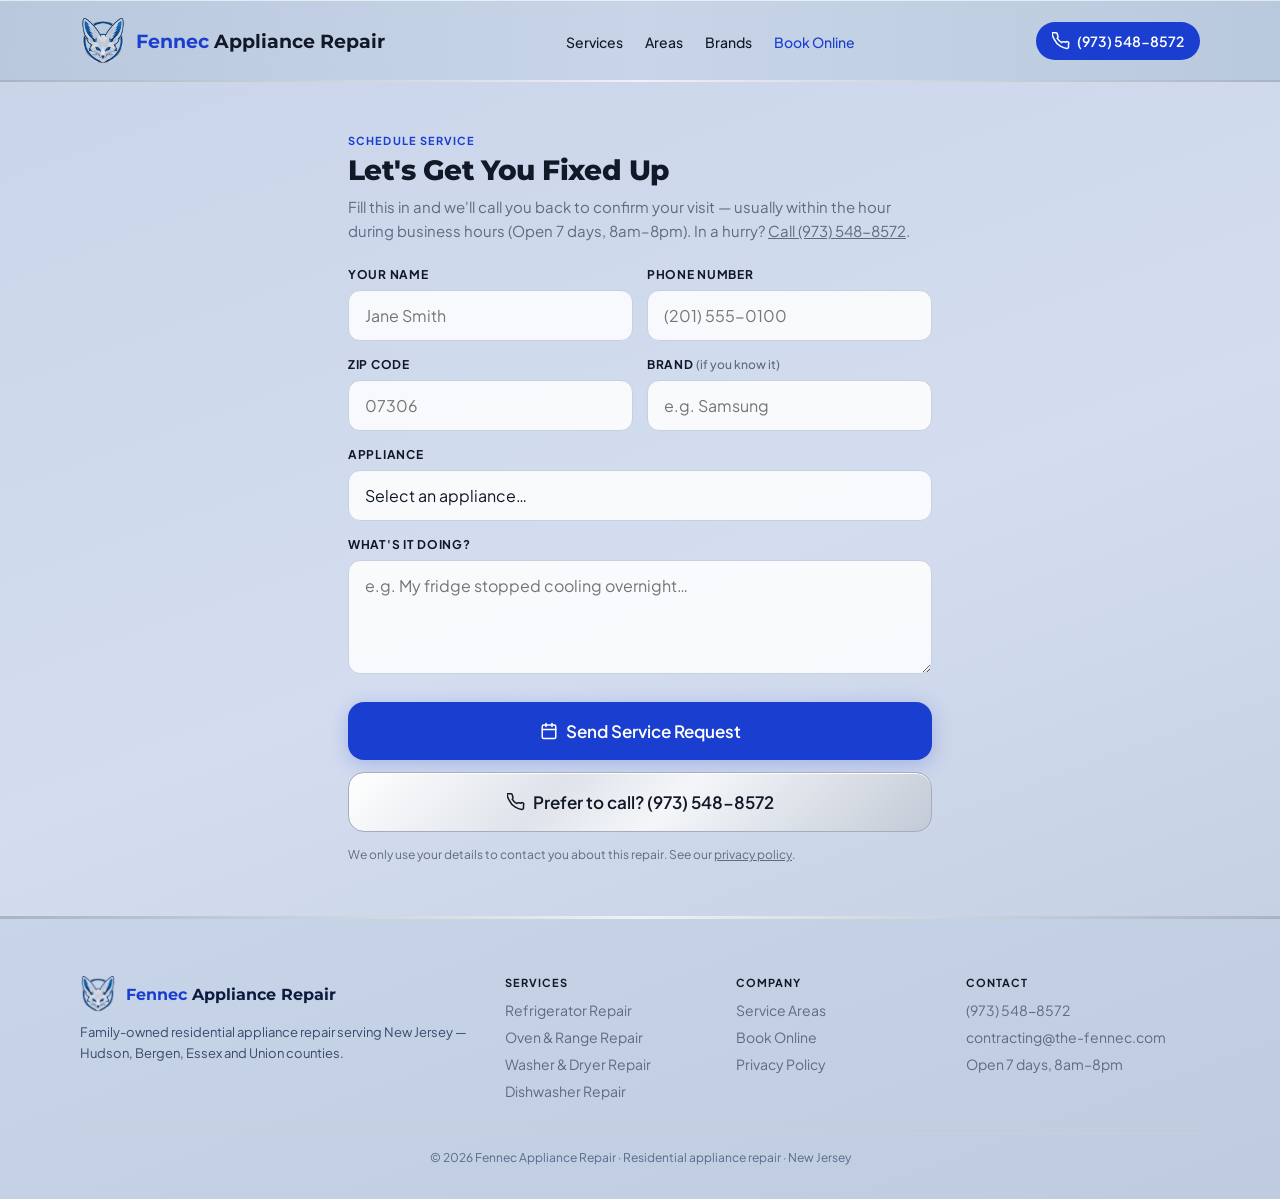
<file: book/index.html>
<!DOCTYPE html>
<html lang="en">
<head>
<meta charset="UTF-8">
<meta name="viewport" content="width=device-width, initial-scale=1.0">
<title>Book Appliance Repair Online | Fennec Appliance Repair</title>
<meta name="description" content="Book appliance repair in New Jersey. Tell us what&#x27;s wrong and we&#x27;ll call you back to confirm. Open 7 days, 8am–8pm.">
<meta name="google-site-verification" content="uPOHd5Thmta-emhmnYez5VaeZay-Uxh51VK4K1YYLak" />
<link rel="canonical" href="https://the-fennec.com/book/">
<meta property="og:type" content="website">
<meta property="og:site_name" content="Fennec Appliance Repair">
<meta property="og:title" content="Book Appliance Repair Online | Fennec Appliance Repair">
<meta property="og:description" content="Book appliance repair in New Jersey. Tell us what&#x27;s wrong and we&#x27;ll call you back to confirm. Open 7 days, 8am–8pm.">
<meta property="og:url" content="https://the-fennec.com/book/">
<meta property="og:image" content="https://the-fennec.com/assets/logo-512.png">
<meta name="theme-color" content="#0d1b3e">
<link rel="icon" href="/favicon.ico" sizes="any">
<link rel="icon" type="image/png" sizes="48x48" href="/assets/favicon-48.png">
<link rel="icon" type="image/png" sizes="192x192" href="/assets/favicon-192.png">
<link rel="apple-touch-icon" href="/assets/apple-touch-icon.png">
<link rel="preconnect" href="https://fonts.googleapis.com">
<link rel="preconnect" href="https://fonts.gstatic.com" crossorigin>
<link href="https://fonts.googleapis.com/css2?family=Montserrat:wght@600;700;800&family=Plus+Jakarta+Sans:wght@400;500;600;700&display=swap" rel="stylesheet">
<link rel="stylesheet" href="/assets/styles.css">
<script type="application/ld+json">{"@context": "https://schema.org", "@type": "HomeAndConstructionBusiness", "@id": "https://the-fennec.com/#business", "name": "Fennec Appliance Repair", "url": "https://the-fennec.com/", "logo": "https://the-fennec.com/assets/logo-512.png", "image": "https://the-fennec.com/assets/logo-512.png", "telephone": "+19735488572", "email": "contracting@the-fennec.com", "description": "Residential appliance repair in New Jersey. Refrigerators, washers, dryers, ovens, ranges and dishwashers. All major brands.", "areaServed": [{"@type": "AdministrativeArea", "name": "Hudson County, NJ"}, {"@type": "AdministrativeArea", "name": "Bergen County, NJ"}, {"@type": "AdministrativeArea", "name": "Essex County, NJ"}, {"@type": "AdministrativeArea", "name": "Union County, NJ"}, {"@type": "AdministrativeArea", "name": "Morris County, NJ"}], "openingHoursSpecification": [{"@type": "OpeningHoursSpecification", "dayOfWeek": ["Monday", "Tuesday", "Wednesday", "Thursday", "Friday", "Saturday", "Sunday"], "opens": "08:00", "closes": "20:00"}], "knowsAbout": ["Refrigerator Repair", "Oven & Range Repair", "Washer & Dryer Repair", "Dishwasher Repair"]}</script>
</head>
<body>
<nav class="site-nav" aria-label="Main">
  <a class="nav-logo" href="/">
    <img src="/assets/logo.png" width="40" height="40" alt="Fennec Appliance Repair logo">
    <span class="nav-logo-text"><span>Fennec</span> Appliance Repair</span>
  </a>
  <ul class="nav-links"><li><a href="/#services">Services</a></li><li><a href="/#areas">Areas</a></li><li><a href="/#brands">Brands</a></li><li><a href="/book/" aria-current="page">Book Online</a></li></ul>
  <a href="tel:+19735488572" class="nav-call"><svg class="i" viewBox="0 0 24 24" aria-hidden="true"><path d="M22 16.92v3a2 2 0 01-2.18 2 19.79 19.79 0 01-8.63-3.07A19.5 19.5 0 013.07 9.81a19.79 19.79 0 01-3.07-8.67A2 2 0 012.18 1h3a2 2 0 012 1.72c.127.96.361 1.903.7 2.81a2 2 0 01-.45 2.11L6.91 8.14a16 16 0 006 6l.62-.62a2 2 0 012.11-.45c.907.339 1.85.573 2.81.7A2 2 0 0122 15.92v1z"/></svg><span class="lbl">Call Now</span><span class="num">(973) 548-8572</span></a>
</nav>

<main>
<section class="booking-inner">
  <div class="section-eyebrow">Schedule service</div>
  <h1>Let's Get You Fixed Up</h1>
  <p>Fill this in and we'll call you back to confirm your visit — usually within the hour during business hours (Open 7 days, 8am–8pm). In a hurry? <a href="tel:+19735488572">Call (973) 548-8572</a>.</p>

  <div id="booking-success" class="booking-success" role="status">
    <div class="big">✓</div>
    <h2>Request received!</h2>
    <p>We'll call you back at the number you gave us shortly.</p>
  </div>

  <form id="booking-form" novalidate>
    <div class="form-row">
      <div class="form-group"><label class="form-label" for="f-name">Your name</label>
        <input class="form-input" type="text" name="name" id="f-name" autocomplete="name" placeholder="Jane Smith" required></div>
      <div class="form-group"><label class="form-label" for="f-phone">Phone number</label>
        <input class="form-input" type="tel" name="phone" id="f-phone" autocomplete="tel" placeholder="(201) 555-0100" required></div>
    </div>
    <div class="form-row">
      <div class="form-group"><label class="form-label" for="f-zip">ZIP code</label>
        <input class="form-input" type="text" name="zip" id="f-zip" inputmode="numeric" autocomplete="postal-code" maxlength="5" pattern="[0-9]{5}" placeholder="07306" required></div>
      <div class="form-group"><label class="form-label" for="f-brand">Brand <span class="opt">(if you know it)</span></label>
        <input class="form-input" type="text" name="brand" id="f-brand" placeholder="e.g. Samsung"></div>
    </div>
    <div class="form-group"><label class="form-label" for="f-appliance">Appliance</label>
      <select class="form-input" name="appliance" id="f-appliance" required>
        <option value="">Select an appliance…</option><option>Refrigerator / Freezer</option><option>Wine Cooler</option><option>Ice Maker</option><option>Washer</option><option>Dryer</option><option>Oven / Range / Cooktop</option><option>Dishwasher</option><option>Other</option>
      </select></div>
    <div class="form-group" style="margin-bottom:24px"><label class="form-label" for="f-issue">What's it doing?</label>
      <textarea class="form-input" name="issue" id="f-issue" rows="4" placeholder="e.g. My fridge stopped cooling overnight…" required></textarea></div>
    <div id="form-error" class="form-error" role="alert"></div>
    <div class="btn-row" style="flex-direction:column">
      <button type="submit" id="submit-btn" class="btn-primary" style="width:100%"><svg class="i" viewBox="0 0 24 24" aria-hidden="true"><rect x="3" y="4" width="18" height="18" rx="2"/><line x1="16" y1="2" x2="16" y2="6"/><line x1="8" y1="2" x2="8" y2="6"/><line x1="3" y1="10" x2="21" y2="10"/></svg>Send Service Request</button>
      <a href="tel:+19735488572" class="btn-secondary" style="width:100%"><svg class="i" viewBox="0 0 24 24" aria-hidden="true"><path d="M22 16.92v3a2 2 0 01-2.18 2 19.79 19.79 0 01-8.63-3.07A19.5 19.5 0 013.07 9.81a19.79 19.79 0 01-3.07-8.67A2 2 0 012.18 1h3a2 2 0 012 1.72c.127.96.361 1.903.7 2.81a2 2 0 01-.45 2.11L6.91 8.14a16 16 0 006 6l.62-.62a2 2 0 012.11-.45c.907.339 1.85.573 2.81.7A2 2 0 0122 15.92v1z"/></svg>Prefer to call? (973) 548-8572</a>
    </div>
    <p style="font-size:12px;color:var(--gray);margin-top:14px;line-height:1.5">We only use your details to contact you about this repair. See our <a href="/privacy/">privacy policy</a>.</p>
  </form>
</section>
</main>
<script>
(function () {
  var form = document.getElementById('booking-form');
  var btn = document.getElementById('submit-btn');
  var err = document.getElementById('form-error');
  var label = btn.innerHTML;
  function fail(msg) { err.textContent = msg; err.style.display = 'block'; }
  form.addEventListener('submit', async function (e) {
    e.preventDefault();
    err.style.display = 'none';
    if (!form.checkValidity()) {
      var bad = form.querySelector(':invalid');
      fail(bad && bad.id === 'f-zip' ? 'Please enter a 5-digit ZIP code.' : 'Please fill in your name, phone, ZIP, appliance and the problem.');
      if (bad) bad.focus();
      return;
    }
    btn.disabled = true; btn.textContent = 'Sending…';
    var data = {};
    new FormData(form).forEach(function (v, k) { data[k] = v; });
    data._subject = 'New repair request: ' + (data.appliance || '') + ' (' + (data.zip || '') + ')';
    try {
      var res = await fetch('https://formspree.io/f/xrerdoel', {
        method: 'POST',
        headers: { 'Content-Type': 'application/json', 'Accept': 'application/json' },
        body: JSON.stringify(data)
      });
      if (!res.ok) throw new Error('failed');
      form.style.display = 'none';
      document.getElementById('booking-success').style.display = 'block';
      window.scrollTo(0, 0);
    } catch (x) {
      fail('Something went wrong. Please call us at (973) 548-8572.');
      btn.disabled = false; btn.innerHTML = label;
    }
  });
})();
</script>
<footer>
  <div class="footer-grid">
    <div>
      <a class="footer-logo" href="/"><img src="/assets/logo.png" width="36" height="36" alt=""><span class="footer-logo-name"><span>Fennec</span> Appliance Repair</span></a>
      <p class="footer-tagline">Family-owned residential appliance repair serving New Jersey — Hudson, Bergen, Essex and Union counties.</p>
    </div>
    <div class="footer-section">
      <h4>Services</h4>
      <ul><li><a href="/refrigerator-repair/">Refrigerator Repair</a></li><li><a href="/oven-range-repair/">Oven & Range Repair</a></li><li><a href="/washer-dryer-repair/">Washer & Dryer Repair</a></li><li><a href="/dishwasher-repair/">Dishwasher Repair</a></li></ul>
    </div>
    <div class="footer-section">
      <h4>Company</h4>
      <ul>
        <li><a href="/#areas">Service Areas</a></li>
        <li><a href="/book/">Book Online</a></li>
        <li><a href="/privacy/">Privacy Policy</a></li>
      </ul>
    </div>
    <div class="footer-section">
      <h4>Contact</h4>
      <ul>
        <li><a href="tel:+19735488572">(973) 548-8572</a></li>
        <li><a href="mailto:contracting@the-fennec.com">contracting@the-fennec.com</a></li>
        <li>Open 7 days, 8am–8pm</li>
      </ul>
    </div>
  </div>
  <hr class="footer-divider">
  <p class="footer-copy">© 2026 Fennec Appliance Repair · Residential appliance repair · New Jersey</p>
</footer>
<div class="call-bar" role="region" aria-label="Quick contact">
  <a class="cb-call" href="tel:+19735488572"><svg class="i" viewBox="0 0 24 24" aria-hidden="true"><path d="M22 16.92v3a2 2 0 01-2.18 2 19.79 19.79 0 01-8.63-3.07A19.5 19.5 0 013.07 9.81a19.79 19.79 0 01-3.07-8.67A2 2 0 012.18 1h3a2 2 0 012 1.72c.127.96.361 1.903.7 2.81a2 2 0 01-.45 2.11L6.91 8.14a16 16 0 006 6l.62-.62a2 2 0 012.11-.45c.907.339 1.85.573 2.81.7A2 2 0 0122 15.92v1z"/></svg>Call Now</a>
  <a class="cb-book" href="/book/"><svg class="i" viewBox="0 0 24 24" aria-hidden="true"><rect x="3" y="4" width="18" height="18" rx="2"/><line x1="16" y1="2" x2="16" y2="6"/><line x1="8" y1="2" x2="8" y2="6"/><line x1="3" y1="10" x2="21" y2="10"/></svg>Book</a>
</div>
</body>
</html>
</file>
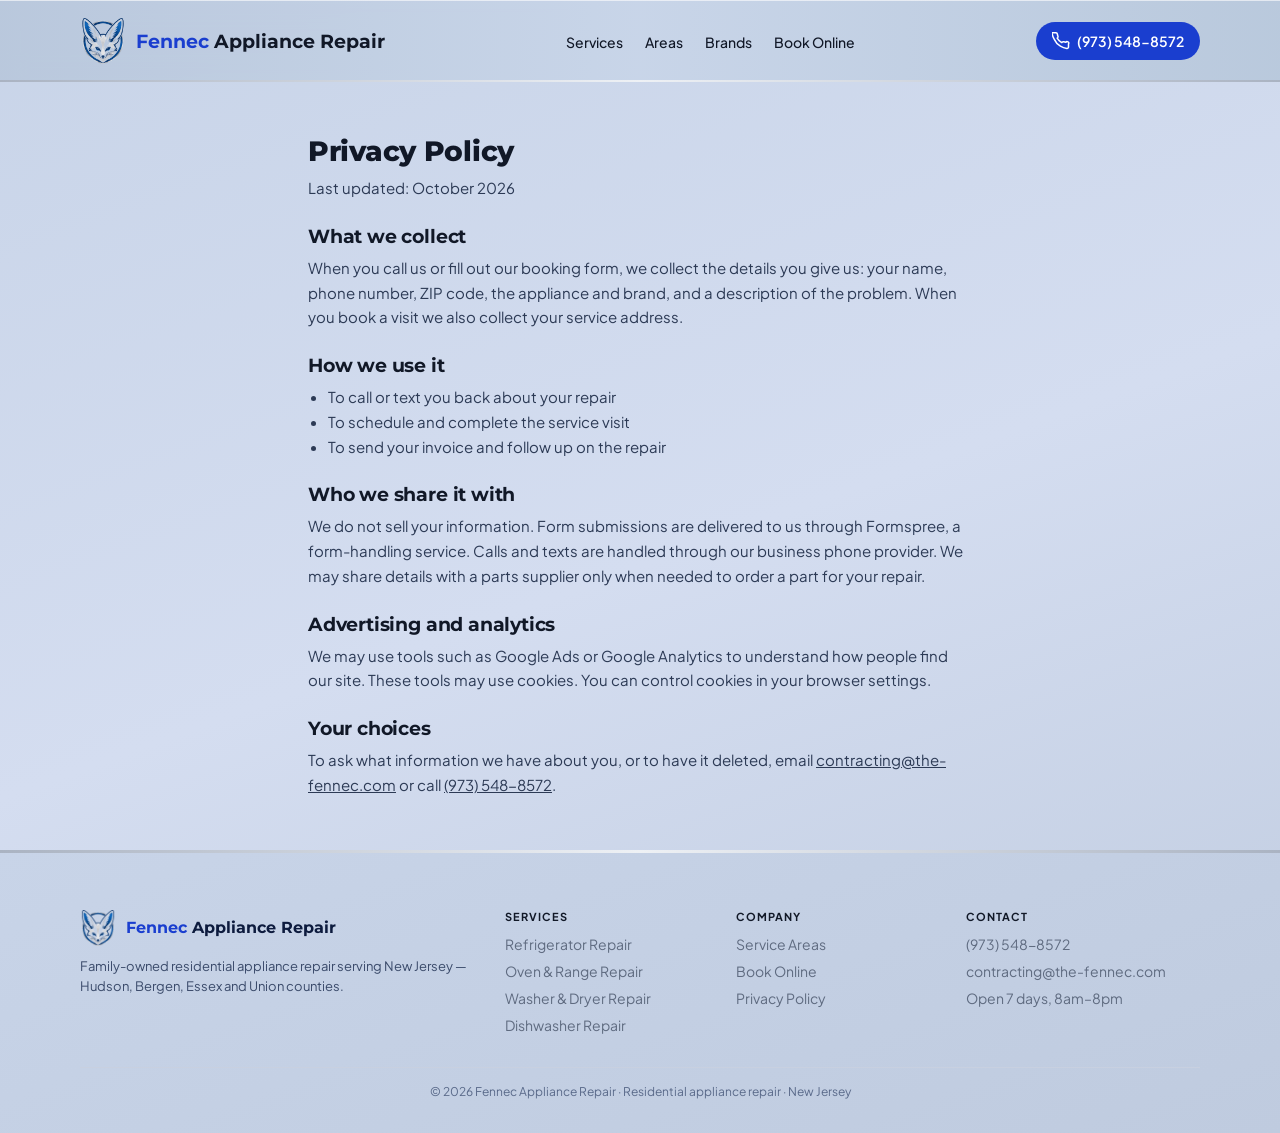
<file: privacy/index.html>
<!DOCTYPE html>
<html lang="en">
<head>
<meta charset="UTF-8">
<meta name="viewport" content="width=device-width, initial-scale=1.0">
<title>Privacy Policy | Fennec Appliance Repair</title>
<meta name="description" content="How Fennec Appliance Repair handles the information you share when you contact us or book a repair.">
<meta name="google-site-verification" content="uPOHd5Thmta-emhmnYez5VaeZay-Uxh51VK4K1YYLak" />
<link rel="canonical" href="https://the-fennec.com/privacy/">
<meta property="og:type" content="website">
<meta property="og:site_name" content="Fennec Appliance Repair">
<meta property="og:title" content="Privacy Policy | Fennec Appliance Repair">
<meta property="og:description" content="How Fennec Appliance Repair handles the information you share when you contact us or book a repair.">
<meta property="og:url" content="https://the-fennec.com/privacy/">
<meta property="og:image" content="https://the-fennec.com/assets/logo-512.png">
<meta name="theme-color" content="#0d1b3e">
<link rel="icon" href="/favicon.ico" sizes="any">
<link rel="icon" type="image/png" sizes="48x48" href="/assets/favicon-48.png">
<link rel="icon" type="image/png" sizes="192x192" href="/assets/favicon-192.png">
<link rel="apple-touch-icon" href="/assets/apple-touch-icon.png">
<link rel="preconnect" href="https://fonts.googleapis.com">
<link rel="preconnect" href="https://fonts.gstatic.com" crossorigin>
<link href="https://fonts.googleapis.com/css2?family=Montserrat:wght@600;700;800&family=Plus+Jakarta+Sans:wght@400;500;600;700&display=swap" rel="stylesheet">
<link rel="stylesheet" href="/assets/styles.css">
<script type="application/ld+json">{"@context": "https://schema.org", "@type": "HomeAndConstructionBusiness", "@id": "https://the-fennec.com/#business", "name": "Fennec Appliance Repair", "url": "https://the-fennec.com/", "logo": "https://the-fennec.com/assets/logo-512.png", "image": "https://the-fennec.com/assets/logo-512.png", "telephone": "+19735488572", "email": "contracting@the-fennec.com", "description": "Residential appliance repair in New Jersey. Refrigerators, washers, dryers, ovens, ranges and dishwashers. All major brands.", "areaServed": [{"@type": "AdministrativeArea", "name": "Hudson County, NJ"}, {"@type": "AdministrativeArea", "name": "Bergen County, NJ"}, {"@type": "AdministrativeArea", "name": "Essex County, NJ"}, {"@type": "AdministrativeArea", "name": "Union County, NJ"}, {"@type": "AdministrativeArea", "name": "Morris County, NJ"}], "openingHoursSpecification": [{"@type": "OpeningHoursSpecification", "dayOfWeek": ["Monday", "Tuesday", "Wednesday", "Thursday", "Friday", "Saturday", "Sunday"], "opens": "08:00", "closes": "20:00"}], "knowsAbout": ["Refrigerator Repair", "Oven & Range Repair", "Washer & Dryer Repair", "Dishwasher Repair"]}</script>
</head>
<body>
<nav class="site-nav" aria-label="Main">
  <a class="nav-logo" href="/">
    <img src="/assets/logo.png" width="40" height="40" alt="Fennec Appliance Repair logo">
    <span class="nav-logo-text"><span>Fennec</span> Appliance Repair</span>
  </a>
  <ul class="nav-links"><li><a href="/#services">Services</a></li><li><a href="/#areas">Areas</a></li><li><a href="/#brands">Brands</a></li><li><a href="/book/">Book Online</a></li></ul>
  <a href="tel:+19735488572" class="nav-call"><svg class="i" viewBox="0 0 24 24" aria-hidden="true"><path d="M22 16.92v3a2 2 0 01-2.18 2 19.79 19.79 0 01-8.63-3.07A19.5 19.5 0 013.07 9.81a19.79 19.79 0 01-3.07-8.67A2 2 0 012.18 1h3a2 2 0 012 1.72c.127.96.361 1.903.7 2.81a2 2 0 01-.45 2.11L6.91 8.14a16 16 0 006 6l.62-.62a2 2 0 012.11-.45c.907.339 1.85.573 2.81.7A2 2 0 0122 15.92v1z"/></svg><span class="lbl">Call Now</span><span class="num">(973) 548-8572</span></a>
</nav>

<main>
<article class="prose">
  <h1>Privacy Policy</h1>
  <p>Last updated: October 2026</p>
  <h2>What we collect</h2>
  <p>When you call us or fill out our booking form, we collect the details you give us: your name, phone number, ZIP code, the appliance and brand, and a description of the problem. When you book a visit we also collect your service address.</p>
  <h2>How we use it</h2>
  <ul>
    <li>To call or text you back about your repair</li>
    <li>To schedule and complete the service visit</li>
    <li>To send your invoice and follow up on the repair</li>
  </ul>
  <h2>Who we share it with</h2>
  <p>We do not sell your information. Form submissions are delivered to us through Formspree, a form-handling service. Calls and texts are handled through our business phone provider. We may share details with a parts supplier only when needed to order a part for your repair.</p>
  <h2>Advertising and analytics</h2>
  <p>We may use tools such as Google Ads or Google Analytics to understand how people find our site. These tools may use cookies. You can control cookies in your browser settings.</p>
  <h2>Your choices</h2>
  <p>To ask what information we have about you, or to have it deleted, email <a href="mailto:contracting@the-fennec.com">contracting@the-fennec.com</a> or call <a href="tel:+19735488572">(973) 548-8572</a>.</p>
</article>
</main>
<footer>
  <div class="footer-grid">
    <div>
      <a class="footer-logo" href="/"><img src="/assets/logo.png" width="36" height="36" alt=""><span class="footer-logo-name"><span>Fennec</span> Appliance Repair</span></a>
      <p class="footer-tagline">Family-owned residential appliance repair serving New Jersey — Hudson, Bergen, Essex and Union counties.</p>
    </div>
    <div class="footer-section">
      <h4>Services</h4>
      <ul><li><a href="/refrigerator-repair/">Refrigerator Repair</a></li><li><a href="/oven-range-repair/">Oven & Range Repair</a></li><li><a href="/washer-dryer-repair/">Washer & Dryer Repair</a></li><li><a href="/dishwasher-repair/">Dishwasher Repair</a></li></ul>
    </div>
    <div class="footer-section">
      <h4>Company</h4>
      <ul>
        <li><a href="/#areas">Service Areas</a></li>
        <li><a href="/book/">Book Online</a></li>
        <li><a href="/privacy/">Privacy Policy</a></li>
      </ul>
    </div>
    <div class="footer-section">
      <h4>Contact</h4>
      <ul>
        <li><a href="tel:+19735488572">(973) 548-8572</a></li>
        <li><a href="mailto:contracting@the-fennec.com">contracting@the-fennec.com</a></li>
        <li>Open 7 days, 8am–8pm</li>
      </ul>
    </div>
  </div>
  <hr class="footer-divider">
  <p class="footer-copy">© 2026 Fennec Appliance Repair · Residential appliance repair · New Jersey</p>
</footer>
<div class="call-bar" role="region" aria-label="Quick contact">
  <a class="cb-call" href="tel:+19735488572"><svg class="i" viewBox="0 0 24 24" aria-hidden="true"><path d="M22 16.92v3a2 2 0 01-2.18 2 19.79 19.79 0 01-8.63-3.07A19.5 19.5 0 013.07 9.81a19.79 19.79 0 01-3.07-8.67A2 2 0 012.18 1h3a2 2 0 012 1.72c.127.96.361 1.903.7 2.81a2 2 0 01-.45 2.11L6.91 8.14a16 16 0 006 6l.62-.62a2 2 0 012.11-.45c.907.339 1.85.573 2.81.7A2 2 0 0122 15.92v1z"/></svg>Call Now</a>
  <a class="cb-book" href="/book/"><svg class="i" viewBox="0 0 24 24" aria-hidden="true"><rect x="3" y="4" width="18" height="18" rx="2"/><line x1="16" y1="2" x2="16" y2="6"/><line x1="8" y1="2" x2="8" y2="6"/><line x1="3" y1="10" x2="21" y2="10"/></svg>Book</a>
</div>
</body>
</html>
</file>
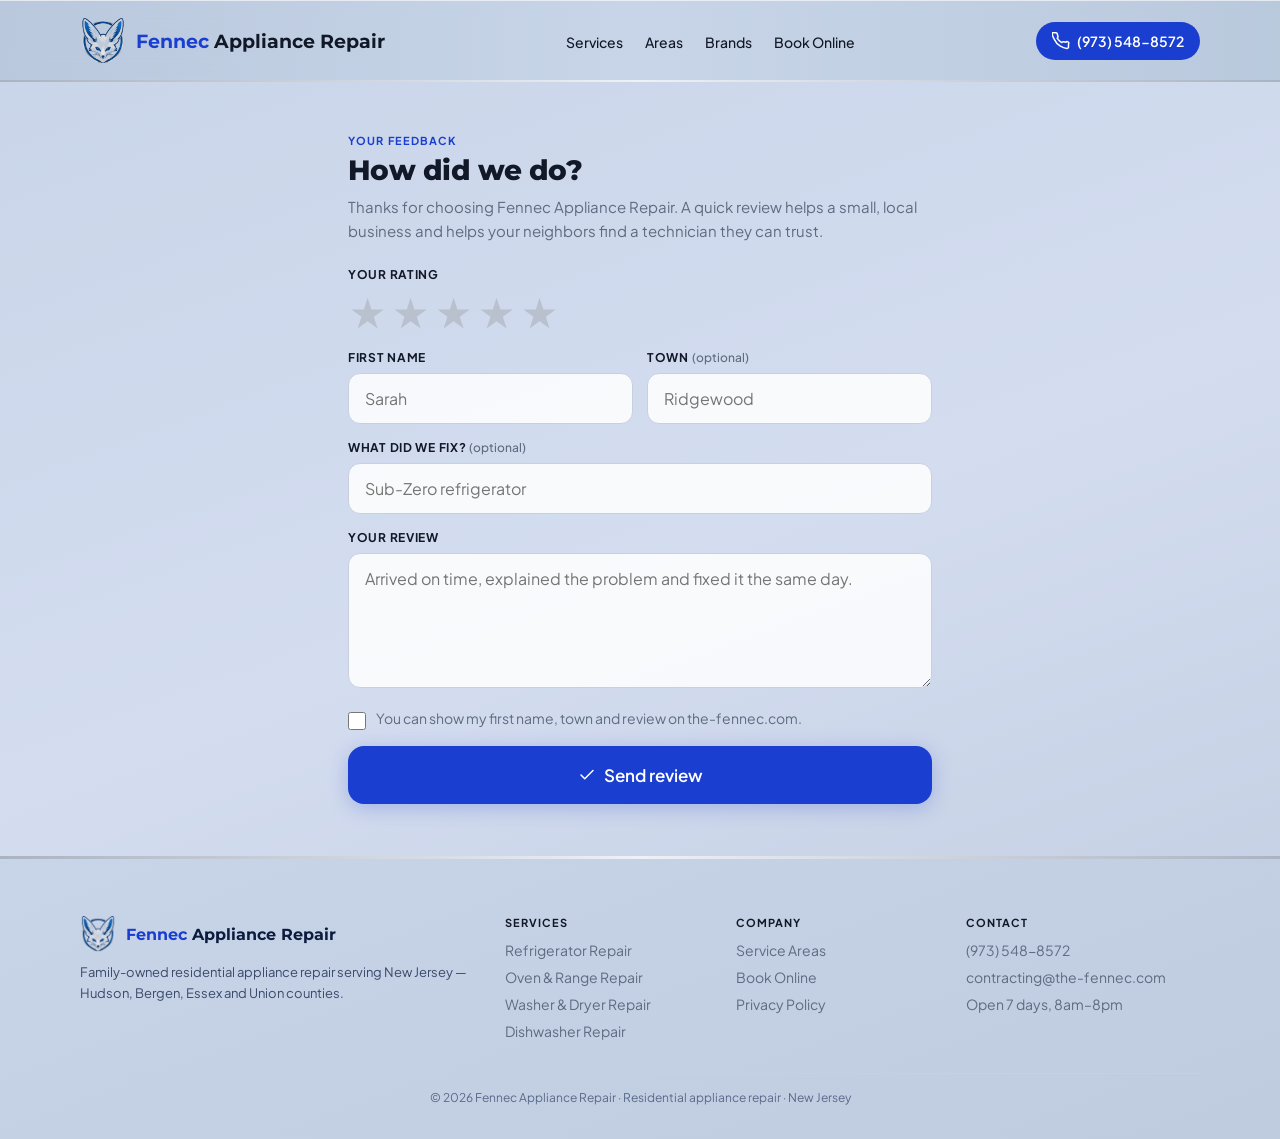
<file: review/index.html>
<!DOCTYPE html>
<html lang="en">
<head>
<meta charset="UTF-8">
<meta name="viewport" content="width=device-width, initial-scale=1.0">
<title>Leave a Review | Fennec Appliance Repair</title>
<meta name="description" content="Tell us how your repair went. Your review helps a small, local, family-owned business.">
<meta name="google-site-verification" content="uPOHd5Thmta-emhmnYez5VaeZay-Uxh51VK4K1YYLak" />
<link rel="canonical" href="https://the-fennec.com/review/">
<meta property="og:type" content="website">
<meta property="og:site_name" content="Fennec Appliance Repair">
<meta property="og:title" content="Leave a Review | Fennec Appliance Repair">
<meta property="og:description" content="Tell us how your repair went. Your review helps a small, local, family-owned business.">
<meta property="og:url" content="https://the-fennec.com/review/">
<meta property="og:image" content="https://the-fennec.com/assets/logo-512.png">
<meta name="theme-color" content="#0d1b3e">
<link rel="icon" href="/favicon.ico" sizes="any">
<link rel="icon" type="image/png" sizes="48x48" href="/assets/favicon-48.png">
<link rel="icon" type="image/png" sizes="192x192" href="/assets/favicon-192.png">
<link rel="apple-touch-icon" href="/assets/apple-touch-icon.png">
<link rel="preconnect" href="https://fonts.googleapis.com">
<link rel="preconnect" href="https://fonts.gstatic.com" crossorigin>
<link href="https://fonts.googleapis.com/css2?family=Montserrat:wght@600;700;800&family=Plus+Jakarta+Sans:wght@400;500;600;700&display=swap" rel="stylesheet">
<link rel="stylesheet" href="/assets/styles.css">
<script type="application/ld+json">{"@context": "https://schema.org", "@type": "HomeAndConstructionBusiness", "@id": "https://the-fennec.com/#business", "name": "Fennec Appliance Repair", "url": "https://the-fennec.com/", "logo": "https://the-fennec.com/assets/logo-512.png", "image": "https://the-fennec.com/assets/logo-512.png", "telephone": "+19735488572", "email": "contracting@the-fennec.com", "description": "Residential appliance repair in New Jersey. Refrigerators, washers, dryers, ovens, ranges and dishwashers. All major brands.", "areaServed": [{"@type": "AdministrativeArea", "name": "Hudson County, NJ"}, {"@type": "AdministrativeArea", "name": "Bergen County, NJ"}, {"@type": "AdministrativeArea", "name": "Essex County, NJ"}, {"@type": "AdministrativeArea", "name": "Union County, NJ"}, {"@type": "AdministrativeArea", "name": "Morris County, NJ"}], "openingHoursSpecification": [{"@type": "OpeningHoursSpecification", "dayOfWeek": ["Monday", "Tuesday", "Wednesday", "Thursday", "Friday", "Saturday", "Sunday"], "opens": "08:00", "closes": "20:00"}], "knowsAbout": ["Refrigerator Repair", "Oven & Range Repair", "Washer & Dryer Repair", "Dishwasher Repair"]}</script>
</head>
<body>
<nav class="site-nav" aria-label="Main">
  <a class="nav-logo" href="/">
    <img src="/assets/logo.png" width="40" height="40" alt="Fennec Appliance Repair logo">
    <span class="nav-logo-text"><span>Fennec</span> Appliance Repair</span>
  </a>
  <ul class="nav-links"><li><a href="/#services">Services</a></li><li><a href="/#areas">Areas</a></li><li><a href="/#brands">Brands</a></li><li><a href="/book/">Book Online</a></li></ul>
  <a href="tel:+19735488572" class="nav-call"><svg class="i" viewBox="0 0 24 24" aria-hidden="true"><path d="M22 16.92v3a2 2 0 01-2.18 2 19.79 19.79 0 01-8.63-3.07A19.5 19.5 0 013.07 9.81a19.79 19.79 0 01-3.07-8.67A2 2 0 012.18 1h3a2 2 0 012 1.72c.127.96.361 1.903.7 2.81a2 2 0 01-.45 2.11L6.91 8.14a16 16 0 006 6l.62-.62a2 2 0 012.11-.45c.907.339 1.85.573 2.81.7A2 2 0 0122 15.92v1z"/></svg><span class="lbl">Call Now</span><span class="num">(973) 548-8572</span></a>
</nav>

<main>
<section class="booking-inner">
  <div class="section-eyebrow">Your feedback</div>
  <h1>How did we do?</h1>
  <p>Thanks for choosing Fennec Appliance Repair. A quick review helps a small, local business and helps your neighbors find a technician they can trust.</p>
  
  <div id="review-success" class="booking-success" role="status">
    <div class="big">✓</div>
    <h2>Thank you!</h2>
    <p>We read every review. If anything isn't right with your repair, call or text us at (973) 548-8572.</p>
  </div>
  <form id="review-form" novalidate>
    <div class="form-group">
      <span class="form-label">Your rating</span>
      <div class="stars"><input type="radio" id="s5" name="stars" value="5" required><label for="s5" title="5 stars">★</label><input type="radio" id="s4" name="stars" value="4" required><label for="s4" title="4 stars">★</label><input type="radio" id="s3" name="stars" value="3" required><label for="s3" title="3 stars">★</label><input type="radio" id="s2" name="stars" value="2" required><label for="s2" title="2 stars">★</label><input type="radio" id="s1" name="stars" value="1" required><label for="s1" title="1 star">★</label></div>
    </div>
    <div class="form-row">
      <div class="form-group"><label class="form-label" for="r-who">First name</label>
        <input class="form-input" type="text" name="reviewer" id="r-who" autocomplete="given-name" placeholder="Sarah" required></div>
      <div class="form-group"><label class="form-label" for="r-town">Town <span class="opt">(optional)</span></label>
        <input class="form-input" type="text" name="town" id="r-town" placeholder="Ridgewood"></div>
    </div>
    <div class="form-group"><label class="form-label" for="r-what">What did we fix? <span class="opt">(optional)</span></label>
      <input class="form-input" type="text" name="repaired" id="r-what" placeholder="Sub-Zero refrigerator"></div>
    <div class="form-group"><label class="form-label" for="r-text">Your review</label>
      <textarea class="form-input" name="review" id="r-text" rows="5" placeholder="Arrived on time, explained the problem and fixed it the same day." required></textarea></div>
    <div class="form-group" style="display:flex;gap:10px;align-items:flex-start">
      <input type="checkbox" name="ok_to_publish" id="r-ok" value="yes" style="margin-top:4px;width:18px;height:18px;flex-shrink:0">
      <label for="r-ok" style="font-size:14px;line-height:1.5;color:var(--gray)">You can show my first name, town and review on the-fennec.com.</label>
    </div>
    <div id="review-error" class="form-error" role="alert"></div>
    <button type="submit" id="review-btn" class="btn-primary" style="width:100%"><svg class="i" viewBox="0 0 24 24" aria-hidden="true"><polyline points="20 6 9 17 4 12"/></svg>Send review</button>
  </form>
</section>
</main>
<style>
.stars { display:inline-flex; flex-direction:row-reverse; gap:4px; }
.stars input { position:absolute; opacity:0; width:1px; height:1px; }
.stars label { font-size:40px; line-height:1; color:#b9c1ce; cursor:pointer; padding:2px; }
.stars input:checked ~ label, .stars label:hover, .stars label:hover ~ label { color:#f5a623; }
.stars input:focus-visible + label { outline:2px solid var(--blue); border-radius:6px; }
</style>
<script>
(function () {
  var form = document.getElementById('review-form');
  var btn = document.getElementById('review-btn');
  var err = document.getElementById('review-error');
  var label = btn.innerHTML;
  form.addEventListener('submit', async function (e) {
    e.preventDefault();
    err.style.display = 'none';
    if (!form.querySelector('input[name="stars"]:checked')) { err.textContent = 'Tap the stars to choose a rating.'; err.style.display = 'block'; return; }
    if (!form.checkValidity()) { err.textContent = 'Add your first name and a few words about the repair.'; err.style.display = 'block'; return; }
    btn.disabled = true; btn.textContent = 'Sending…';
    var data = {};
    new FormData(form).forEach(function (v, k) { data[k] = v; });
    if (!data.ok_to_publish) data.ok_to_publish = 'no';
    data._subject = 'New customer review: ' + data.stars + ' stars from ' + (data.reviewer || '');
    try {
      var res = await fetch('https://formspree.io/f/xrerdoel', { method: 'POST', headers: { 'Content-Type': 'application/json', 'Accept': 'application/json' }, body: JSON.stringify(data) });
      if (!res.ok) throw new Error('failed');
      form.style.display = 'none';
      document.getElementById('review-success').style.display = 'block';
      window.scrollTo(0, 0);
    } catch (x) {
      err.textContent = 'That didn\'t send. Check your connection and try again, or text us at (973) 548-8572.';
      err.style.display = 'block';
      btn.disabled = false; btn.innerHTML = label;
    }
  });
})();
</script>
<footer>
  <div class="footer-grid">
    <div>
      <a class="footer-logo" href="/"><img src="/assets/logo.png" width="36" height="36" alt=""><span class="footer-logo-name"><span>Fennec</span> Appliance Repair</span></a>
      <p class="footer-tagline">Family-owned residential appliance repair serving New Jersey — Hudson, Bergen, Essex and Union counties.</p>
    </div>
    <div class="footer-section">
      <h4>Services</h4>
      <ul><li><a href="/refrigerator-repair/">Refrigerator Repair</a></li><li><a href="/oven-range-repair/">Oven & Range Repair</a></li><li><a href="/washer-dryer-repair/">Washer & Dryer Repair</a></li><li><a href="/dishwasher-repair/">Dishwasher Repair</a></li></ul>
    </div>
    <div class="footer-section">
      <h4>Company</h4>
      <ul>
        <li><a href="/#areas">Service Areas</a></li>
        <li><a href="/book/">Book Online</a></li>
        <li><a href="/privacy/">Privacy Policy</a></li>
      </ul>
    </div>
    <div class="footer-section">
      <h4>Contact</h4>
      <ul>
        <li><a href="tel:+19735488572">(973) 548-8572</a></li>
        <li><a href="mailto:contracting@the-fennec.com">contracting@the-fennec.com</a></li>
        <li>Open 7 days, 8am–8pm</li>
      </ul>
    </div>
  </div>
  <hr class="footer-divider">
  <p class="footer-copy">© 2026 Fennec Appliance Repair · Residential appliance repair · New Jersey</p>
</footer>
<div class="call-bar" role="region" aria-label="Quick contact">
  <a class="cb-call" href="tel:+19735488572"><svg class="i" viewBox="0 0 24 24" aria-hidden="true"><path d="M22 16.92v3a2 2 0 01-2.18 2 19.79 19.79 0 01-8.63-3.07A19.5 19.5 0 013.07 9.81a19.79 19.79 0 01-3.07-8.67A2 2 0 012.18 1h3a2 2 0 012 1.72c.127.96.361 1.903.7 2.81a2 2 0 01-.45 2.11L6.91 8.14a16 16 0 006 6l.62-.62a2 2 0 012.11-.45c.907.339 1.85.573 2.81.7A2 2 0 0122 15.92v1z"/></svg>Call Now</a>
  <a class="cb-book" href="/book/"><svg class="i" viewBox="0 0 24 24" aria-hidden="true"><rect x="3" y="4" width="18" height="18" rx="2"/><line x1="16" y1="2" x2="16" y2="6"/><line x1="8" y1="2" x2="8" y2="6"/><line x1="3" y1="10" x2="21" y2="10"/></svg>Book</a>
</div>
</body>
</html>
</file>
<file: assets/styles.css>
:root {
  --blue: #1a3ecf;
  --blue-dark: #0f2a9e;
  --blue-light: #e8edff;
  --navy: #0d1b3e;
  --gray: #5f6b80;
  --dark: #111827;
  --line: #c8d0e0;
  --card-radius: 22px;
}
* { margin: 0; padding: 0; box-sizing: border-box; }
html { scroll-behavior: smooth; }
body {
  font-family: 'Plus Jakarta Sans', 'Segoe UI', system-ui, -apple-system, sans-serif;
  background: linear-gradient(160deg, #c8d4e8 0%, #d4ddf0 50%, #bfcbdf 100%);
  color: var(--dark);
  overflow-x: hidden;
  padding-bottom: 76px; /* room for the mobile call bar */
}
a { color: inherit; }
img { max-width: 100%; }
h1, h2, h3, .brand-font { font-family: 'Plus Jakarta Sans', 'Segoe UI', system-ui, sans-serif; }

/* ---------- Nav ---------- */
.site-nav {
  background: linear-gradient(90deg, rgba(185,200,220,0.98) 0%, rgba(200,212,232,0.98) 50%, rgba(185,200,220,0.98) 100%);
  backdrop-filter: blur(12px);
  border-bottom: 1.5px solid var(--line);
  padding: 12px 16px;
  display: flex; align-items: center; justify-content: space-between; gap: 12px;
  position: sticky; top: 0; z-index: 200;
}
.nav-logo { display: flex; align-items: center; gap: 10px; text-decoration: none; min-width: 0; }
.nav-logo img { width: 40px; height: 40px; object-fit: contain; flex-shrink: 0; }
.nav-logo-text { font-family: 'Plus Jakarta Sans', 'Segoe UI', sans-serif; font-size: 16px; font-weight: 700; color: var(--dark); white-space: nowrap; overflow: hidden; text-overflow: ellipsis; }
.nav-logo-text span { color: var(--blue); }
@media (max-width: 420px) { .nav-logo img { width: 34px; height: 34px; } .nav-logo-text { font-size: 14px; } .nav-call { padding: 9px 13px; font-size: 13px; } }
.nav-links { display: none; list-style: none; gap: 22px; }
.nav-links a { text-decoration: none; font-size: 14px; font-weight: 500; color: var(--dark); }
.nav-links a:hover, .nav-links a[aria-current="page"] { color: var(--blue); }
.nav-call {
  display: flex; align-items: center; gap: 7px; flex-shrink: 0;
  background: var(--blue); color: #fff; text-decoration: none;
  font-size: 14px; font-weight: 600; padding: 10px 16px; border-radius: 999px;
  transition: background 0.2s;
}
.nav-call:hover { background: var(--blue-dark); }
.nav-call .num { display: none; }

/* ---------- Buttons ---------- */
.btn-primary, .btn-secondary {
  display: flex; align-items: center; justify-content: center; gap: 8px;
  width: 100%; border-radius: 16px; padding: 18px 24px;
  font-family: 'Plus Jakarta Sans', 'Segoe UI', sans-serif; font-size: 17px; font-weight: 600;
  cursor: pointer; text-decoration: none; transition: background 0.2s, transform 0.15s;
}
.btn-primary { background: var(--blue); color: #fff; border: none; box-shadow: 0 4px 20px rgba(26,62,207,0.25); }
.btn-primary:hover { background: var(--blue-dark); }
.btn-primary:active { transform: scale(0.98); }
.btn-secondary { background: rgba(255,255,255,0.55); color: var(--dark); border: 1.5px solid #8fa0be; }
.btn-secondary:hover { background: rgba(255,255,255,0.75); }
.btn-row { display: flex; flex-direction: column; gap: 12px; }
svg.i { width: 18px; height: 18px; fill: none; stroke: currentColor; stroke-width: 2; stroke-linecap: round; stroke-linejoin: round; flex-shrink: 0; }

/* ---------- Hero ---------- */
.hero { background: linear-gradient(145deg, #dce4f2 0%, #cfd8ea 40%, #c8d2e6 100%); padding: 36px 20px 34px; }
.status-pill {
  display: inline-flex; align-items: center; gap: 7px;
  background: linear-gradient(135deg, #d4dcee, #c8d4e8);
  border: 1px solid #8fa0be; border-radius: 999px;
  padding: 6px 14px; font-size: 11px; font-weight: 700;
  letter-spacing: 0.07em; color: var(--blue); text-transform: uppercase; margin-bottom: 18px;
}
.status-dot { width: 7px; height: 7px; border-radius: 50%; background: #16a34a; animation: pulse 2s infinite; }
@keyframes pulse { 0%,100%{opacity:1;transform:scale(1);}50%{opacity:0.5;transform:scale(1.3);} }
.hero h1 { font-size: 36px; font-weight: 800; line-height: 1.08; margin-bottom: 14px; letter-spacing: -0.02em; }
.gradient-text { background: linear-gradient(135deg, var(--blue) 0%, #5b7fff 100%); -webkit-background-clip: text; -webkit-text-fill-color: transparent; background-clip: text; }
.hero-sub { font-size: 17px; color: #3e4e6e; line-height: 1.6; margin-bottom: 18px; }
.hero-points { list-style: none; display: grid; gap: 8px; margin-bottom: 26px; }
.hero-points li { display: flex; align-items: center; gap: 10px; font-size: 15px; font-weight: 500; color: #24324f; }
.hero-points svg.i { color: #16a34a; stroke-width: 3; }

/* ---------- Trust strip ---------- */
.trust-section { background: linear-gradient(160deg, #0d1b3e 0%, #111f47 60%, #0a1730 100%); padding: 28px 20px; }
.trust-grid { display: grid; grid-template-columns: 1fr 1fr; gap: 12px; }
.trust-card { background: rgba(255,255,255,0.06); border: 1px solid rgba(200,208,224,0.25); border-radius: 18px; padding: 16px; }
.trust-card svg.i { width: 24px; height: 24px; color: #8fa8ff; margin-bottom: 10px; }
.trust-card h3 { color: #fff; font-size: 15px; font-weight: 700; margin-bottom: 4px; }
.trust-card p { color: rgba(255,255,255,0.65); font-size: 13px; line-height: 1.45; }

/* ---------- Sections ---------- */
.section { padding: 34px 20px; }
.section.alt { background: linear-gradient(180deg, #bfcbdf 0%, #c8d4e8 100%); }
.section-eyebrow { font-size: 11px; font-weight: 700; letter-spacing: 0.1em; text-transform: uppercase; color: var(--blue); margin-bottom: 6px; }
.section-title { font-size: 26px; font-weight: 800; margin-bottom: 10px; letter-spacing: -0.01em; line-height: 1.15; }
.section-lead { font-size: 15px; color: var(--gray); line-height: 1.6; margin-bottom: 22px; max-width: 720px; }

.services-grid { display: grid; grid-template-columns: 1fr; gap: 18px; }
.service-card {
  display: block; text-decoration: none; color: inherit;
  background: linear-gradient(160deg, #f0f4fb 0%, #e4ecf7 100%);
  border-radius: var(--card-radius); overflow: hidden;
  border: 1.5px solid #d8dfe9; transition: transform 0.2s, box-shadow 0.2s;
  box-shadow: 0 4px 20px rgba(100,130,180,0.2);
}
.service-card:hover { transform: translateY(-2px); box-shadow: 0 12px 36px rgba(80,110,170,0.25); }
.service-card img { width: 100%; height: 190px; object-fit: cover; display: block; }
.service-body { padding: 18px 20px 20px; }
.service-body h3 { font-size: 20px; font-weight: 800; margin-bottom: 6px; }
.service-body p { font-size: 14px; color: var(--gray); line-height: 1.55; margin-bottom: 12px; }
.more-link { font-size: 12px; font-weight: 700; letter-spacing: 0.07em; text-transform: uppercase; color: var(--blue); }

.chips { display: flex; flex-wrap: wrap; gap: 8px; }
.chip { background: rgba(255,255,255,0.7); border: 1px solid var(--line); border-radius: 999px; padding: 8px 14px; font-size: 14px; font-weight: 500; }

.area-grid { display: grid; grid-template-columns: repeat(auto-fit, minmax(260px, 1fr)); gap: 14px; align-items: start; }
.area-card { background: rgba(255,255,255,0.6); border: 1.5px solid #d8dfe9; border-radius: 18px; padding: 18px; }
.area-card h3 { font-size: 16px; font-weight: 700; margin-bottom: 6px; }
.area-card p { font-size: 14px; color: var(--gray); line-height: 1.6; }

.note-box { background: rgba(255,255,255,0.6); border: 1.5px dashed #8fa0be; border-radius: 18px; padding: 18px; font-size: 14px; line-height: 1.6; color: #34425f; }
.note-box strong { color: var(--dark); }

.steps { list-style: none; display: grid; gap: 12px; counter-reset: step; }
.steps li { counter-increment: step; display: flex; gap: 14px; align-items: flex-start; background: rgba(255,255,255,0.6); border: 1.5px solid #d8dfe9; border-radius: 18px; padding: 16px; }
.steps li::before { content: counter(step); flex-shrink: 0; width: 32px; height: 32px; border-radius: 50%; background: var(--blue); color: #fff; font-weight: 700; display: flex; align-items: center; justify-content: center; font-size: 15px; }
.steps h3 { font-size: 16px; font-weight: 700; margin-bottom: 3px; }
.steps p { font-size: 14px; color: var(--gray); line-height: 1.5; }

/* ---------- Service detail ---------- */
.crumbs { font-size: 13px; color: var(--gray); margin-bottom: 14px; }
.crumbs a { color: var(--blue); text-decoration: none; }
.detail-hero-img { width: 100%; height: 220px; object-fit: cover; display: block; }
.problems-grid { display: grid; grid-template-columns: 1fr; gap: 14px; }
.problem-card { background: linear-gradient(135deg, #edf2fb 0%, #e0e8f5 100%); border-radius: 18px; padding: 18px; border: 1.5px solid #d8dfe9; box-shadow: 0 4px 16px rgba(100,130,180,0.15); }
.problem-header { display: flex; align-items: flex-start; gap: 14px; }
.problem-emoji { font-size: 26px; flex-shrink: 0; line-height: 1.2; }
.problem-card h3 { font-size: 16px; font-weight: 700; margin-bottom: 5px; line-height: 1.3; }
.problem-card p { font-size: 14px; color: var(--gray); line-height: 1.55; }
.urgency { display: inline-block; font-size: 11px; font-weight: 700; letter-spacing: 0.05em; text-transform: uppercase; color: var(--blue); background: var(--blue-light); border: 1px solid #a8b4cc; padding: 4px 10px; border-radius: 999px; margin-top: 10px; }

.faq details { background: rgba(255,255,255,0.6); border: 1.5px solid #d8dfe9; border-radius: 16px; padding: 16px 18px; margin-bottom: 10px; }
.faq summary { cursor: pointer; font-weight: 700; font-size: 15px; list-style: none; display: flex; justify-content: space-between; gap: 12px; }
.faq summary::-webkit-details-marker { display: none; }
.faq summary::after { content: '+'; color: var(--blue); font-size: 20px; line-height: 1; }
.faq details[open] summary::after { content: '–'; }
.faq details p { margin-top: 10px; font-size: 14px; color: var(--gray); line-height: 1.6; }

/* ---------- CTA ---------- */
.cta-block { background: var(--navy); margin: 8px 20px 30px; border-radius: 26px; padding: 34px 22px; text-align: center; border: 1.5px solid rgba(200,208,224,0.3); }
.cta-block h2 { color: #fff; font-size: 28px; font-weight: 800; line-height: 1.15; margin-bottom: 12px; }
.cta-block p { color: rgba(255,255,255,0.7); font-size: 15px; line-height: 1.6; margin-bottom: 24px; }
.cta-block .btn-secondary { background: rgba(255,255,255,0.1); border-color: rgba(255,255,255,0.25); color: #fff; }

/* ---------- Booking form ---------- */
.booking-inner { padding: 30px 20px; }
.booking-inner h1 { font-size: 28px; font-weight: 800; margin-bottom: 8px; letter-spacing: -0.02em; }
.booking-inner > p { font-size: 15px; color: var(--gray); line-height: 1.6; margin-bottom: 24px; }
.form-row { display: grid; grid-template-columns: 1fr; gap: 0 14px; }
.form-group { margin-bottom: 16px; }
.form-label { font-size: 12px; font-weight: 700; letter-spacing: 0.06em; text-transform: uppercase; display: block; margin-bottom: 8px; }
.form-label .opt { font-weight: 500; text-transform: none; letter-spacing: 0; color: var(--gray); }
.form-input { width: 100%; border: 1.5px solid var(--line); border-radius: 12px; padding: 14px 16px; font-family: 'Plus Jakarta Sans', 'Segoe UI', sans-serif; font-size: 16px; color: var(--dark); outline: none; background: rgba(255,255,255,0.85); transition: border-color 0.2s; }
.form-input:focus { border-color: var(--blue); }
select.form-input { appearance: none; }
textarea.form-input { resize: vertical; min-height: 110px; }
.form-error { display: none; color: #b91c1c; font-size: 14px; margin-bottom: 16px; padding: 12px 16px; background: rgba(220,38,38,0.08); border-radius: 10px; border: 1px solid rgba(220,38,38,0.3); }
.booking-success { display: none; background: linear-gradient(135deg,#16a34a,#15803d); color: #fff; border-radius: 16px; padding: 30px 22px; text-align: center; margin-bottom: 20px; }
.booking-success .big { font-size: 48px; margin-bottom: 10px; }
.booking-success h2 { font-size: 22px; font-weight: 800; margin-bottom: 8px; }
.booking-success p { font-size: 15px; opacity: 0.92; }

/* ---------- Prose (privacy) ---------- */
.prose { padding: 30px 20px; max-width: 760px; }
.prose h1 { font-size: 28px; font-weight: 800; margin-bottom: 8px; }
.prose h2 { font-size: 19px; font-weight: 700; margin: 24px 0 8px; }
.prose p, .prose li { font-size: 15px; line-height: 1.65; color: #2c3a55; }
.prose ul { padding-left: 20px; margin: 8px 0; }

/* ---------- Footer ---------- */
footer { background: linear-gradient(160deg, #c8d4e8 0%, #bfcbdf 100%); border-top: 2px solid var(--line); padding: 30px 20px 22px; }
.footer-logo { display: flex; align-items: center; gap: 10px; margin-bottom: 10px; text-decoration: none; }
.footer-logo img { width: 36px; height: 36px; }
.footer-logo-name { font-family: 'Plus Jakarta Sans', 'Segoe UI', sans-serif; font-size: 16px; font-weight: 700; color: var(--navy); }
.footer-logo-name span { color: var(--blue); }
.footer-tagline { font-size: 13px; color: #3a4a6a; line-height: 1.6; margin-bottom: 22px; }
.footer-section { margin-bottom: 22px; }
.footer-section h4 { font-size: 11px; font-weight: 700; letter-spacing: 0.09em; text-transform: uppercase; margin-bottom: 12px; }
.footer-section ul { list-style: none; }
.footer-section li { margin-bottom: 9px; font-size: 14px; color: var(--gray); }
.footer-section a { color: var(--gray); text-decoration: none; }
.footer-section a:hover { color: var(--blue); }
.footer-divider { border: none; border-top: 1px solid var(--line); margin: 14px 0; }
.footer-copy { font-size: 12px; color: #5a6a8a; text-align: center; line-height: 1.6; }

/* ---------- Mobile call bar ---------- */
.call-bar {
  position: fixed; left: 0; right: 0; bottom: 0; z-index: 300;
  display: grid; grid-template-columns: 1.4fr 1fr; gap: 8px;
  padding: 10px 12px calc(10px + env(safe-area-inset-bottom));
  background: rgba(13,27,62,0.97); border-top: 1px solid rgba(255,255,255,0.15);
}
.call-bar a { display: flex; align-items: center; justify-content: center; gap: 8px; border-radius: 12px; padding: 13px 10px; font-weight: 700; font-size: 15px; text-decoration: none; }
.call-bar .cb-call { background: var(--blue); color: #fff; }
.call-bar .cb-book { background: rgba(255,255,255,0.12); color: #fff; border: 1px solid rgba(255,255,255,0.25); }

/* ---------- Tablet & desktop ---------- */
@media (min-width: 768px) {
  body { padding-bottom: 0; }
  .call-bar { display: none; }
  .site-nav { padding: 16px 48px; }
  .nav-logo img { width: 46px; height: 46px; }
  .nav-logo-text { font-size: 19px; }
  .nav-call .num { display: inline; }
  .nav-call .lbl { display: none; }
  .hero { padding: 72px 48px 64px; }
  .hero h1 { font-size: 56px; max-width: 900px; }
  .hero-sub { font-size: 19px; max-width: 640px; }
  .hero-points { grid-template-columns: 1fr 1fr; max-width: 640px; }
  .btn-row { flex-direction: row; }
  .btn-primary, .btn-secondary { width: auto; min-width: 250px; }
  .trust-section { padding: 44px 48px; }
  .trust-grid { grid-template-columns: repeat(4, 1fr); gap: 16px; }
  .section { padding: 52px 48px; }
  .section-title { font-size: 34px; }
  .services-grid { grid-template-columns: repeat(2, minmax(0,1fr)); gap: 22px; }
  .steps { grid-template-columns: repeat(3, 1fr); }
  .cta-block { margin: 16px 48px 40px; padding: 52px 48px; }
  .cta-block h2 { font-size: 38px; }
  .cta-block .btn-row { justify-content: center; }
  .detail-hero-img { height: 360px; }
  .problems-grid { grid-template-columns: repeat(2, minmax(0,1fr)); gap: 18px; }
  .booking-inner { max-width: 680px; margin: 0 auto; padding: 52px 48px; }
  .form-row { grid-template-columns: 1fr 1fr; }
  .prose { margin: 0 auto; padding: 52px 48px; }
  footer { padding: 52px 48px 28px; }
  .footer-grid { display: grid; grid-template-columns: 2fr 1fr 1fr 1.2fr; gap: 36px; margin-bottom: 24px; }
  .footer-section { margin-bottom: 0; }
}
@media (min-width: 1100px) {
  .nav-links { display: flex; }
  .site-nav { padding: 18px 80px; }
  .hero { padding: 88px 80px 76px; }
  .hero h1 { font-size: 66px; }
  .trust-section { padding: 52px 80px; }
  .section { padding: 64px 80px; }
  .services-grid { grid-template-columns: repeat(4, minmax(0,1fr)); gap: 20px; }
  .problems-grid { grid-template-columns: repeat(3, minmax(0,1fr)); }
  .cta-block { margin: 20px 80px 52px; padding: 64px 80px; }
  .cta-block h2 { font-size: 44px; }
  footer { padding: 60px 80px 32px; }
}
@media (prefers-reduced-motion: reduce) { *, *::before, *::after { animation: none !important; transition: none !important; } }

/* ===== A touch of silver ===== */
:root {
  --silver: linear-gradient(135deg, #ffffff 0%, #dfe3ea 35%, #f4f6f9 55%, #c3cad6 100%);
  --silver-line: linear-gradient(90deg, #aab3c2 0%, #eef1f5 50%, #aab3c2 100%);
}
.site-nav { border-bottom: 0; box-shadow: 0 1px 0 rgba(255,255,255,0.6) inset; }
.site-nav::after { content: ""; position: absolute; left: 0; right: 0; bottom: 0; height: 2px; background: var(--silver-line); }
.hero { position: relative; }
.hero::after { content: ""; position: absolute; left: 0; right: 0; bottom: 0; height: 3px; background: var(--silver-line); }
.status-pill { background: var(--silver); border-color: #aab3c2; }
.btn-secondary { background: var(--silver); border-color: #a3adbd; box-shadow: inset 0 1px 0 #fff; }
.btn-secondary:hover { background: linear-gradient(135deg, #ffffff 0%, #e8ebf0 40%, #ffffff 60%, #d2d8e1 100%); }
.trust-section { border-top: 3px solid transparent; border-image: var(--silver-line) 1; }
.trust-card { border-color: rgba(214,220,230,0.45); }
.trust-card svg.i { color: #d6dce6; }
.service-card { border: 1.5px solid #c9d0db; }
.chip { background: var(--silver); border-color: #b9c1ce; }
.area-card { border-top: 3px solid #b9c1ce; }
.steps li::before { background: var(--silver); color: var(--blue); border: 1px solid #a3adbd; }
.cta-block { border: 2px solid #aab3c2; }
.cta-block .btn-secondary { background: var(--silver); color: var(--dark); border-color: #a3adbd; }
.call-bar { border-top: 2px solid #aab3c2; }
.call-bar .cb-book { background: var(--silver); color: var(--dark); border-color: #a3adbd; }
footer { border-top: 0; position: relative; }
footer::before { content: ""; position: absolute; left: 0; right: 0; top: 0; height: 3px; background: var(--silver-line); }

/* ===== Headline font ===== */
h1, h2, h3, .section-title, .nav-logo-text, .footer-logo-name, .detail-nav-title {
  font-family: 'Montserrat', 'Segoe UI', 'Helvetica Neue', Arial, sans-serif;
  letter-spacing: -0.01em;
}
.hero h1 { font-weight: 800; letter-spacing: -0.02em; }
.section-title, .cta-block h2 { font-weight: 700; }
.service-body h3, .trust-card h3, .problem-card h3, .area-card h3, .steps h3 { font-weight: 700; letter-spacing: 0; }
.nav-logo-text, .footer-logo-name { font-weight: 700; letter-spacing: 0; }

/* ===== Customer reviews ===== */
.reviews-grid { display: grid; grid-template-columns: repeat(auto-fit, minmax(260px, 1fr)); gap: 16px; align-items: start; }
.review-card { margin: 0; background: rgba(255,255,255,0.75); border: 1.5px solid #c9d0db; border-radius: 18px; padding: 18px; }
.review-stars { color: #f5a623; font-size: 18px; letter-spacing: 2px; margin-bottom: 8px; }
.review-text { margin: 0 0 10px; font-size: 15px; line-height: 1.6; color: var(--dark); white-space: pre-line; }
.review-meta { font-size: 13px; color: var(--gray); }
.review-reply { margin-top: 12px; padding: 10px 12px; border-left: 3px solid #aab3c2; background: rgba(255,255,255,0.6); font-size: 14px; line-height: 1.5; }
.review-reply strong { display: block; font-size: 12px; color: var(--blue); margin-bottom: 4px; }
.review-reply p { margin: 0; color: var(--dark); }
</file>
